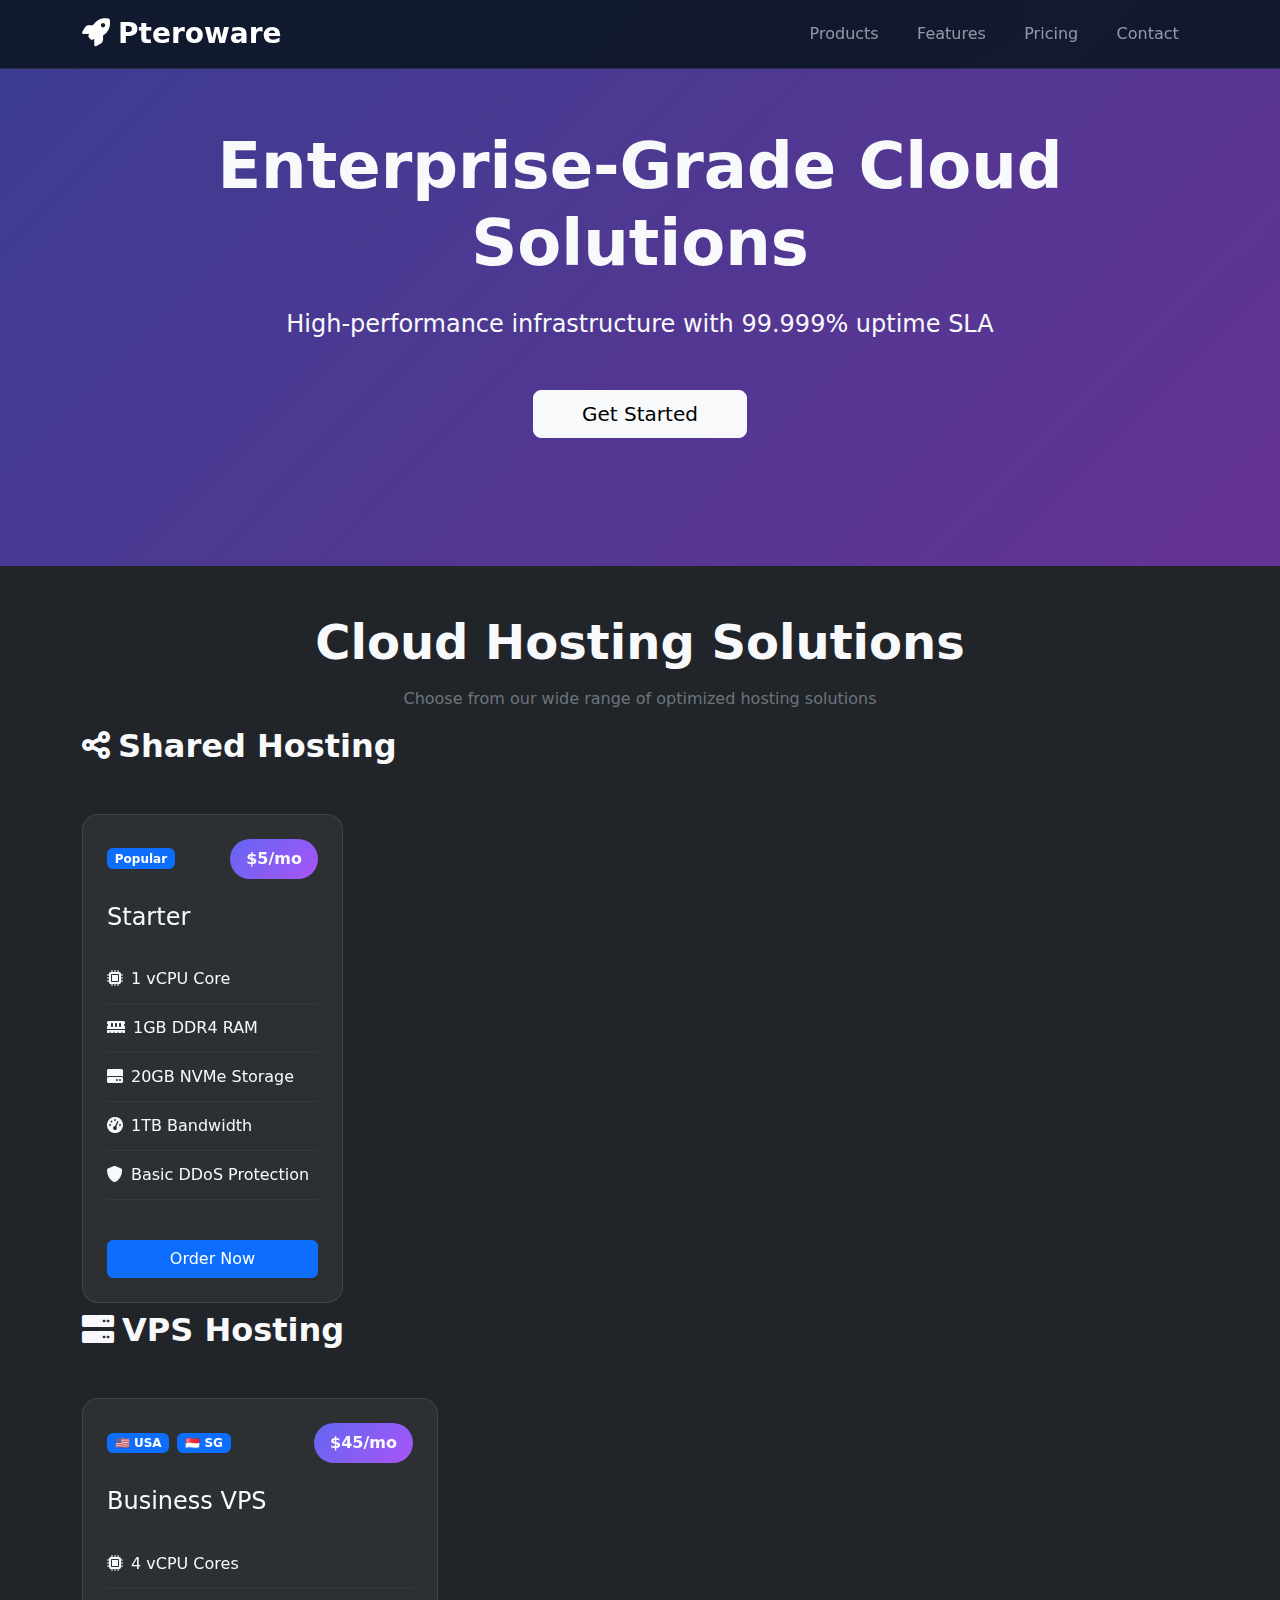
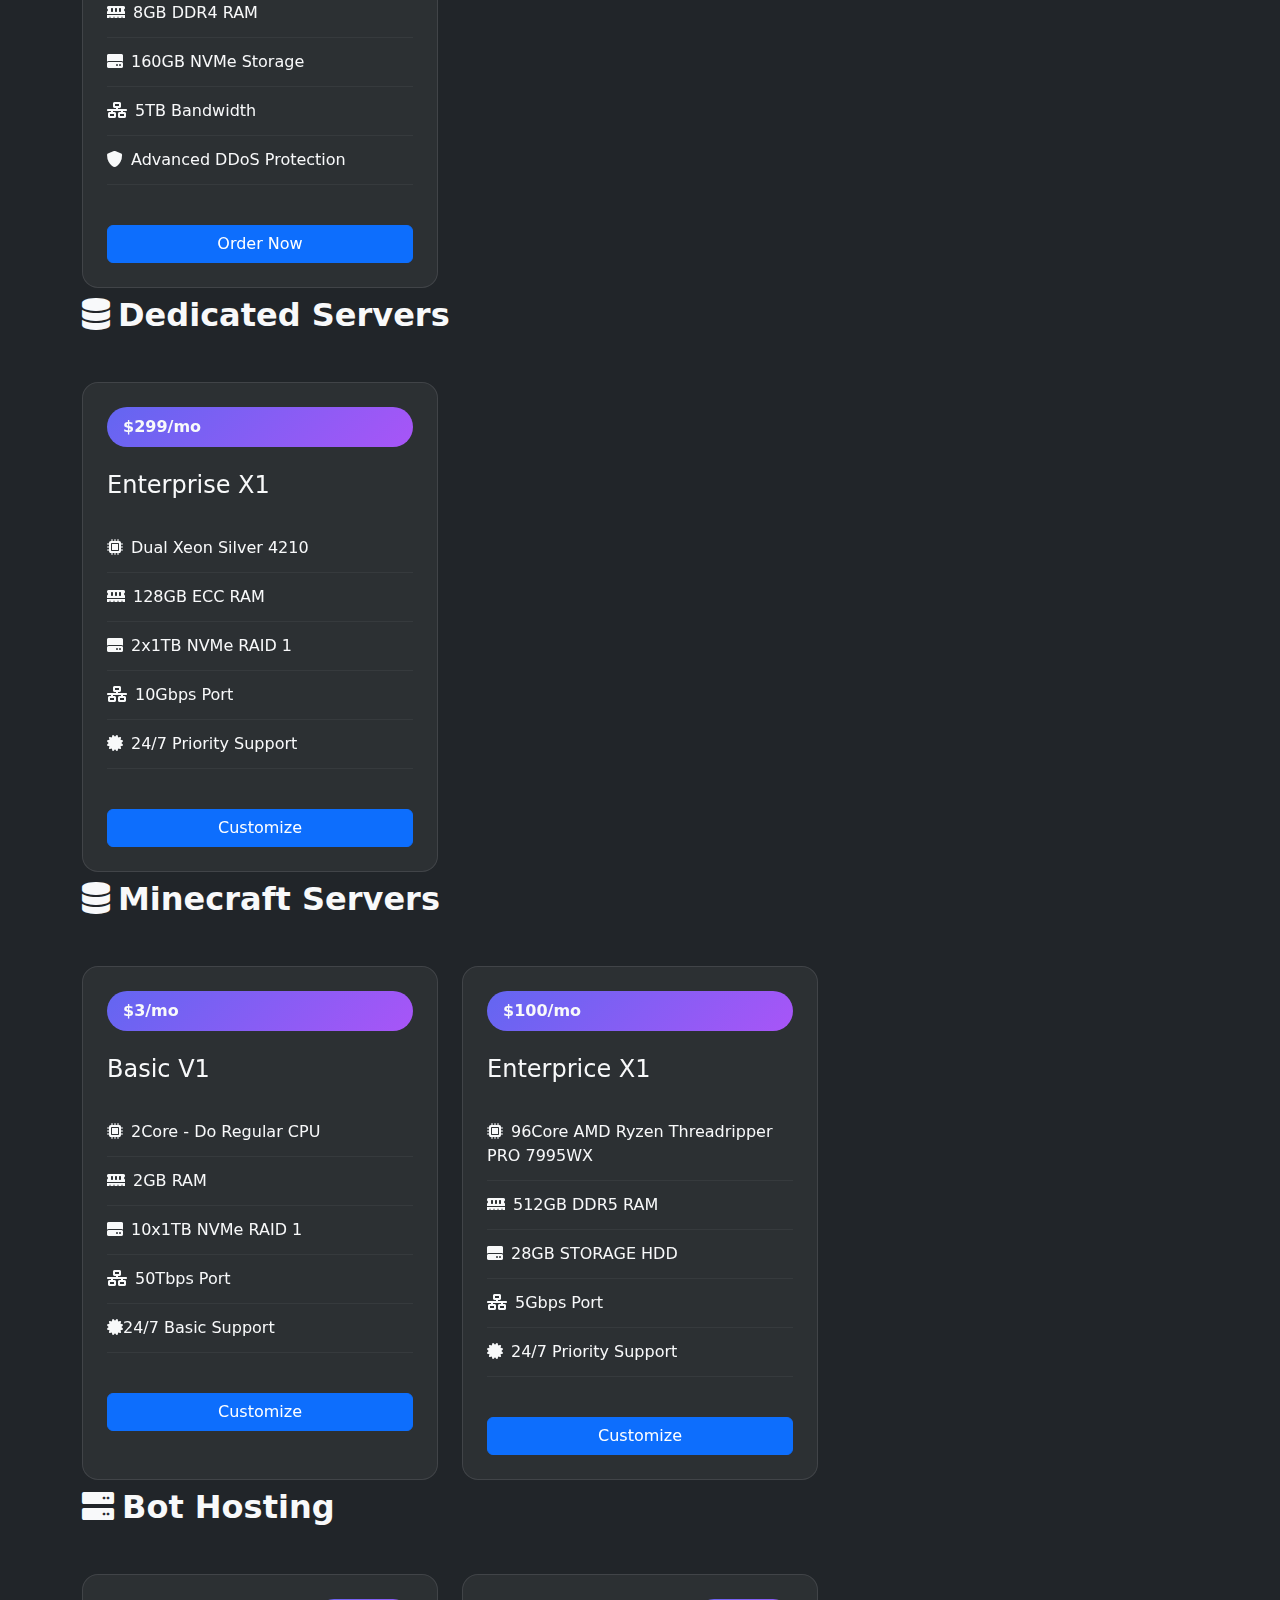
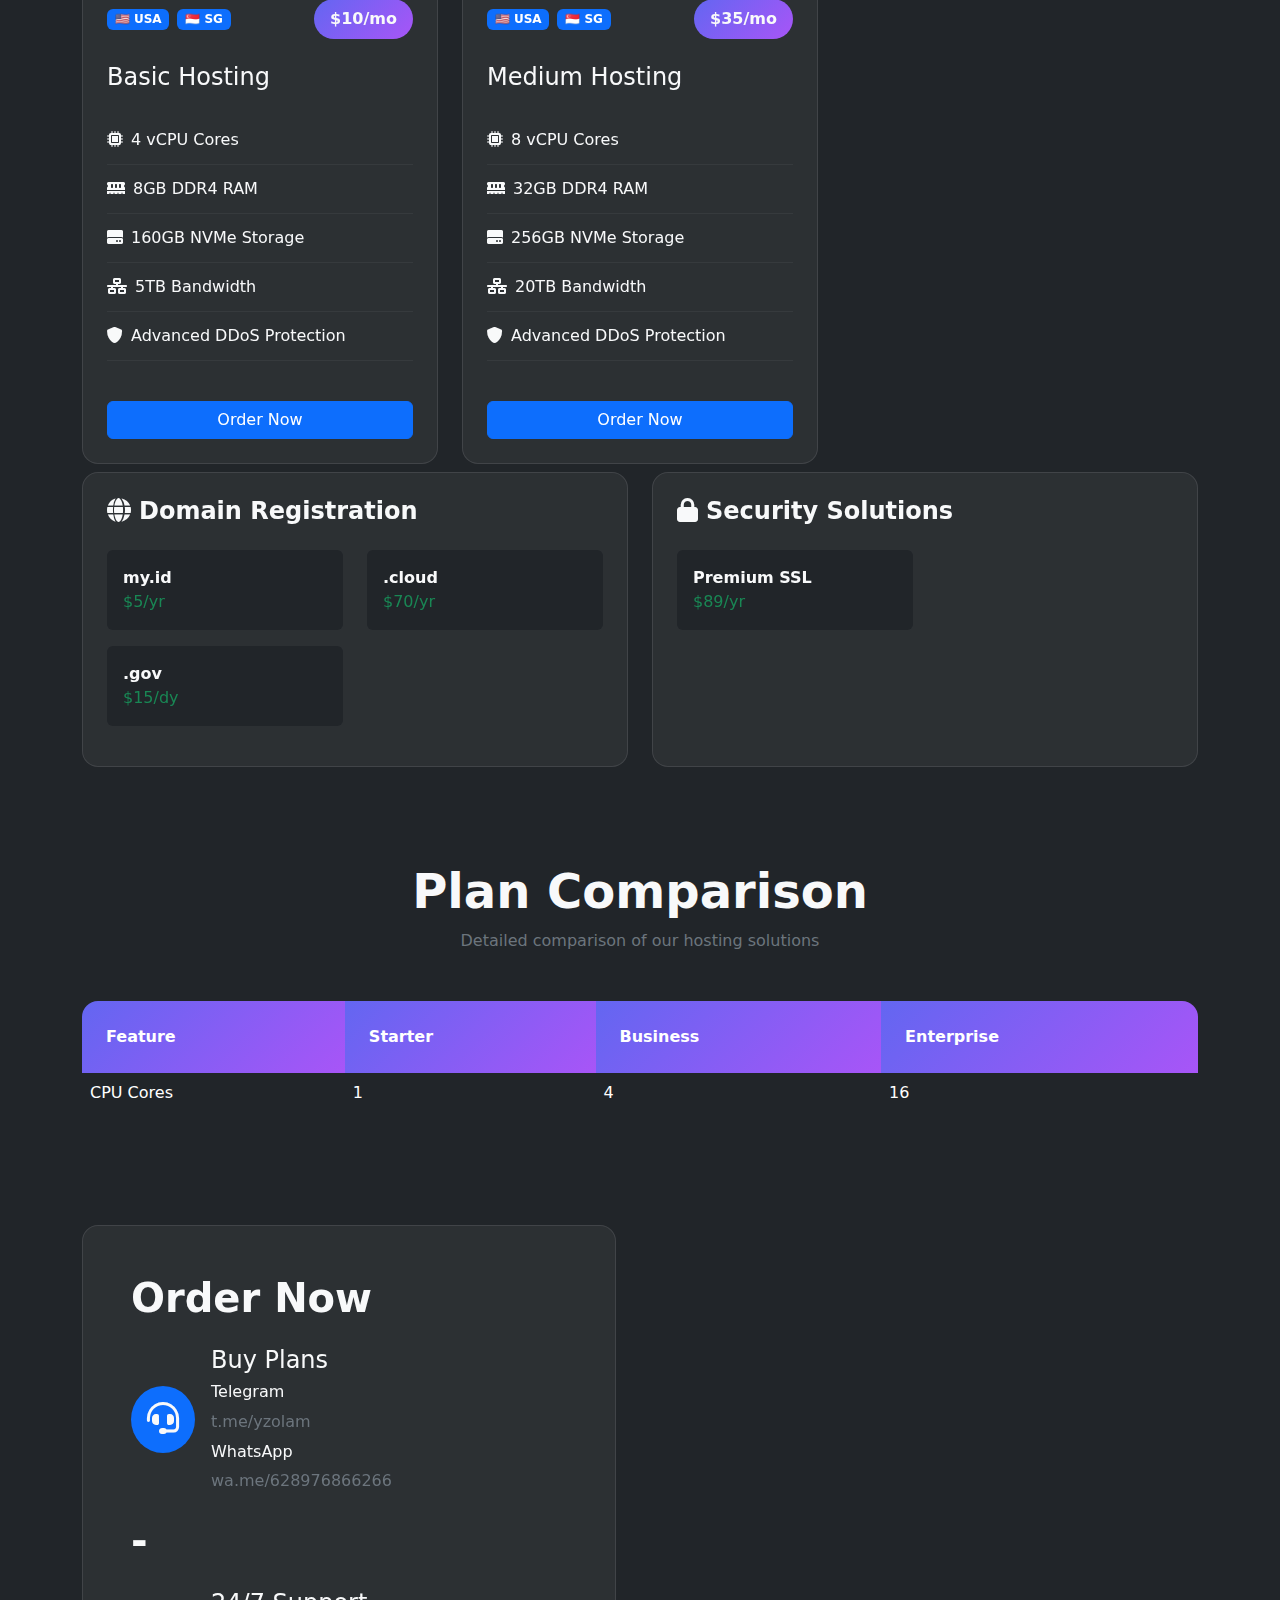
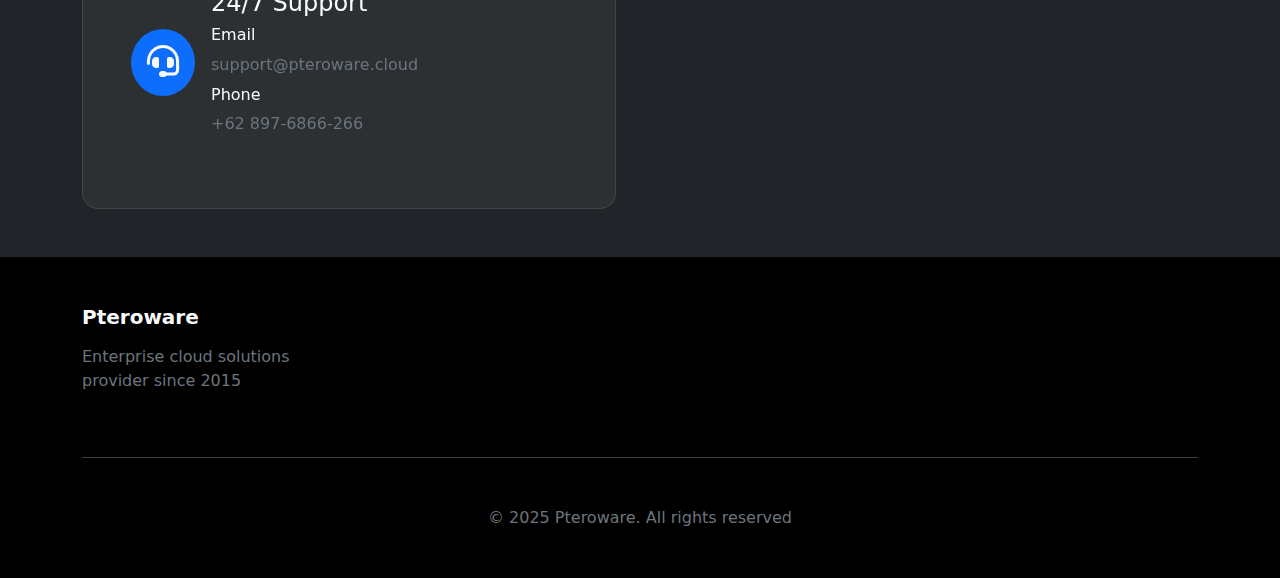
<file: index.html>
<!DOCTYPE html>
<html lang="en">
<head>
    <meta charset="UTF-8">
    <meta name="viewport" content="width=device-width, initial-scale=1.0">
    <title>Pteroware - Premium Cloud Solutions</title>
    <link href="https://cdn.jsdelivr.net/npm/bootstrap@5.3.0/dist/css/bootstrap.min.css" rel="stylesheet">
    <link href="https://cdnjs.cloudflare.com/ajax/libs/font-awesome/6.0.0/css/all.min.css" rel="stylesheet">
    <style>
        :root {
            --primary-gradient: linear-gradient(135deg, #6366f1 0%, #a855f7 100%);
            --dark-bg: #0f172a;
            --card-bg: rgba(255, 255, 255, 0.05);
            --text-light: #f8fafc;
            --text-secondary: #94a3b8;
        }

        body {
            background: var(--dark-bg);
            color: var(--text-light);
            font-family: 'Segoe UI', system-ui, sans-serif;
        }

        /* Navigation */
        .navbar {
            background: rgba(15, 23, 42, 0.95) !important;
            backdrop-filter: blur(10px);
            border-bottom: 1px solid rgba(255, 255, 255, 0.1);
        }

        .nav-link {
            position: relative;
            padding: 0.5rem 1.2rem !important;
            transition: all 0.3s ease;
        }

        .nav-link::after {
            content: '';
            position: absolute;
            bottom: 0;
            left: 50%;
            width: 0;
            height: 2px;
            background: var(--primary-gradient);
            transition: all 0.3s ease;
        }

        .nav-link:hover::after {
            width: 100%;
            left: 0;
        }

        /* Hero Section */
        .hero-section {
            background: var(--primary-gradient),
                        url('https://images.unsplash.com/photo-1480694313141-fce5e697ee25') center/cover;
            padding: 8rem 0;
            position: relative;
            overflow: hidden;
        }

        .hero-overlay {
            position: absolute;
            top: 0;
            left: 0;
            width: 100%;
            height: 100%;
            background: rgba(0, 0, 0, 0.4);
        }

        /* Product Cards */
        .product-card {
            background: var(--card-bg);
            border: 1px solid rgba(255, 255, 255, 0.1);
            border-radius: 1rem;
            transition: all 0.3s cubic-bezier(0.4, 0, 0.2, 1);
            backdrop-filter: blur(12px);
        }

        .product-card:hover {
            transform: translateY(-0.5rem);
            box-shadow: 0 20px 40px rgba(0, 0, 0, 0.3);
        }

        .price-badge {
            background: var(--primary-gradient);
            padding: 0.5rem 1rem;
            border-radius: 2rem;
            font-weight: 600;
        }

        /* Feature List */
        .feature-list li {
            padding: 0.75rem 0;
            border-bottom: 1px solid rgba(255, 255, 255, 0.05);
        }

        /* Comparison Table */
        .comparison-table {
            border-radius: 1rem;
            overflow: hidden;
        }
        
        .comparison-table th {
            background: var(--primary-gradient);
            padding: 1.5rem;
        }

        /* Animations */
        @keyframes fadeIn {
            from { opacity: 0; transform: translateY(20px); }
            to { opacity: 1; transform: translateY(0); }
        }

        .animate-fade-in {
            animation: fadeIn 0.6s ease-out forwards;
        }

        /* Hover Effects */
        .hover-scale {
            transition: transform 0.3s ease;
        }

        .hover-scale:hover {
            transform: scale(1.02);
        }
    </style>
</head>
<body class="bg-dark text-light">

<!-- Navigation -->
<nav class="navbar navbar-expand-lg navbar-dark fixed-top">
    <div class="container">
        <a class="navbar-brand fs-3 fw-bold" href="#">
            <i class="fas fa-rocket me-2"></i>Pteroware
        </a>
        <div class="collapse navbar-collapse">
            <ul class="navbar-nav ms-auto">
                <li class="nav-item"><a class="nav-link" href="#products">Products</a></li>
                <li class="nav-item"><a class="nav-link" href="#features">Features</a></li>
                <li class="nav-item"><a class="nav-link" href="#pricing">Pricing</a></li>
                <li class="nav-item"><a class="nav-link" href="#contact">Contact</a></li>
            </ul>
        </div>
    </div>
</nav>

<!-- Hero Section -->
<section class="hero-section">
    <div class="hero-overlay"></div>
    <div class="container text-center position-relative py-8">
        <h1 class="display-3 fw-bold mb-4 animate-fade-in">Enterprise-Grade Cloud Solutions</h1>
        <p class="lead fs-4 mb-5 text-light animate-fade-in" style="animation-delay: 0.2s">
            High-performance infrastructure with 99.999% uptime SLA
        </p>
        <div class="d-flex gap-3 justify-content-center animate-fade-in" style="animation-delay: 0.4s">
            <a href="#contact" class="btn btn-light btn-lg px-5">Get Started</a>
         </div>
    </div>
</section>

<!-- Products Section -->
<section id="products" class="py-5">
    <div class="container">
        <div class="text-center mb-6">
            <h2 class="display-5 fw-bold mb-3">Cloud Hosting Solutions</h2>
            <p class="text-secondary">Choose from our wide range of optimized hosting solutions</p>
        </div>
<h2> </h2>
        <!-- Shared Hosting -->
        <div class="row g-4 mb-6">
            <h3 class="h2 fw-bold mb-4"><i class="fas fa-share-alt me-2"></i>Shared Hosting</h3>
            <div class="col-lg-3 col-md-6">
                <div class="product-card p-4 h-100">
                    <div class="d-flex justify-content-between align-items-center mb-4">
                        <span class="badge bg-primary">Popular</span>
                        <div class="price-badge">$5<span class="fs-6">/mo</span></div>
                    </div>
                    <h4 class="mb-4">Starter</h4>
                    <ul class="feature-list list-unstyled">
                        <li><i class="fas fa-microchip me-2"></i>1 vCPU Core</li>
                        <li><i class="fas fa-memory me-2"></i>1GB DDR4 RAM</li>
                        <li><i class="fas fa-hdd me-2"></i>20GB NVMe Storage</li>
                        <li><i class="fas fa-tachometer-alt me-2"></i>1TB Bandwidth</li>
                        <li><i class="fas fa-shield-alt me-2"></i>Basic DDoS Protection</li>
                    </ul>
                    <a href="#" class="btn btn-primary w-100 mt-4">Order Now</a>
                </div>
            </div>
            
            <!-- Add other hosting plans with similar structure -->

        </div>

        <h2> </h2>

        <!-- VPS Hosting -->
        <div class="row g-4 mb-6">
            <h3 class="h2 fw-bold mb-4"><i class="fas fa-server me-2"></i>VPS Hosting</h3>
            <div class="col-lg-4 col-md-6">
                <div class="product-card p-4 h-100">
                    <div class="d-flex justify-content-between align-items-center mb-4">
                        <div class="d-flex gap-2">
                            <span class="badge bg-primary">🇺🇸 USA</span>
                            <span class="badge bg-primary">🇸🇬 SG</span>
                        </div>
                        <div class="price-badge">$45<span class="fs-6">/mo</span></div>
                    </div>
                    <h4 class="mb-4">Business VPS</h4>
                    <ul class="feature-list list-unstyled">
                        <li><i class="fas fa-microchip me-2"></i>4 vCPU Cores</li>
                        <li><i class="fas fa-memory me-2"></i>8GB DDR4 RAM</li>
                        <li><i class="fas fa-hdd me-2"></i>160GB NVMe Storage</li>
                        <li><i class="fas fa-network-wired me-2"></i>5TB Bandwidth</li>
                        <li><i class="fas fa-shield-alt me-2"></i>Advanced DDoS Protection</li>
                    </ul>
                    <a href="#" class="btn btn-primary w-100 mt-4">Order Now</a>
                </div>
            </div>
            
            <!-- Add other VPS plans -->

        </div>
<h2> </h2>
        <!-- Dedicated Servers -->
        <div class="row g-4 mb-6">
            <h3 class="h2 fw-bold mb-4"><i class="fas fa-database me-2"></i>Dedicated Servers</h3>
            <div class="col-lg-4 col-md-6">
                <div class="product-card p-4 h-100">
                    <div class="price-badge bg-dark">$299<span class="fs-6">/mo</span></div>
                    <h4 class="my-4">Enterprise X1</h4>
                    <ul class="feature-list list-unstyled">
                        <li><i class="fas fa-microchip me-2"></i>Dual Xeon Silver 4210</li>
                        <li><i class="fas fa-memory me-2"></i>128GB ECC RAM</li>
                        <li><i class="fas fa-hdd me-2"></i>2x1TB NVMe RAID 1</li>
                        <li><i class="fas fa-network-wired me-2"></i>10Gbps Port</li>
                        <li><i class="fas fa-certificate me-2"></i>24/7 Priority Support</li>
                    </ul>
                    <a href="#" class="btn btn-primary w-100 mt-4">Customize</a>
                </div>
            </div>
            
            <!-- Add other dedicated servers -->

        </div>

<h2> </h2>
        <div class="row g-4 mb-6">
            <h3 class="h2 fw-bold mb-4"><i class="fas fa-database me-2"></i>Minecraft Servers</h3>
            <div class="col-lg-4 col-md-6">
                <div class="product-card p-4 h-100">
                    <div class="price-badge bg-dark">$3<span class="fs-6">/mo</span></div>
                    <h4 class="my-4">Basic V1</h4>
                    <ul class="feature-list list-unstyled">
                        <li><i class="fas fa-microchip me-2"></i>2Core - Do Regular CPU</li>
                        <li><i class="fas fa-memory me-2"></i>2GB RAM</li>
                        <li><i class="fas fa-hdd me-2"></i>10x1TB NVMe RAID 1</li>
                        <li><i class="fas fa-network-wired me-2"></i>50Tbps Port</li>
                        <li><i class="fas fa-certificate cme-Basi2"></i>24/7 Basic Support</li>
                    </ul>
                    <a href="#" class="btn btn-primary w-100 mt-4">Customize</a>
                </div>
            </div>
            
            <div class="col-lg-4 col-md-6">
                <div class="product-card p-4 h-100">
                    <div class="price-badge bg-dark">$100<span class="fs-6">/mo</span></div>
                    <h4 class="my-4">Enterprice X1</h4>
                    <ul class="feature-list list-unstyled">
                        <li><i class="fas fa-microchip me-2"></i>96Core AMD Ryzen Threadripper PRO 7995WX</li>
                        <li><i class="fas fa-memory me-2"></i>512GB DDR5 RAM</li>
                        <li><i class="fas fa-hdd me-2"></i>28GB STORAGE HDD</li>
                        <li><i class="fas fa-network-wired me-2"></i>5Gbps Port</li>
                        <li><i class="fas fa-certificate me-2"></i>24/7 Priority Support</li>
                    </ul>
                    <a href="#" class="btn btn-primary w-100 mt-4">Customize</a>
                </div>
            </div>
            <!-- Add other minecraft servers -->

        </div>
        <h2> </h2>
        <!-- VPS Hosting -->
        <div class="row g-4 mb-6">
            <h3 class="h2 fw-bold mb-4"><i class="fas fa-server me-2"></i>Bot Hosting</h3>
            <div class="col-lg-4 col-md-6">
                <div class="product-card p-4 h-100">
                    <div class="d-flex justify-content-between align-items-center mb-4">
                        <div class="d-flex gap-2">
                            <span class="badge bg-primary">🇺🇸 USA</span>
                            <span class="badge bg-primary">🇸🇬 SG</span>
                        </div>
                        <div class="price-badge">$10<span class="fs-6">/mo</span></div>
                    </div>
                    <h4 class="mb-4">Basic Hosting</h4>
                    <ul class="feature-list list-unstyled">
                        <li><i class="fas fa-microchip me-2"></i>4 vCPU Cores</li>
                        <li><i class="fas fa-memory me-2"></i>8GB DDR4 RAM</li>
                        <li><i class="fas fa-hdd me-2"></i>160GB NVMe Storage</li>
                        <li><i class="fas fa-network-wired me-2"></i>5TB Bandwidth</li>
                        <li><i class="fas fa-shield-alt me-2"></i>Advanced DDoS Protection</li>
                    </ul>
                    <a href="#" class="btn btn-primary w-100 mt-4">Order Now</a>
                </div>
            </div>
						<div class="col-lg-4 col-md-6">
                <div class="product-card p-4 h-100">
                    <div class="d-flex justify-content-between align-items-center mb-4">
                        <div class="d-flex gap-2">
                            <span class="badge bg-primary">🇺🇸 USA</span>
                            <span class="badge bg-primary">🇸🇬 SG</span>
                        </div>
                        <div class="price-badge">$35<span class="fs-6">/mo</span></div>
                    </div>
                    <h4 class="mb-4">Medium Hosting</h4>
                    <ul class="feature-list list-unstyled">
                        <li><i class="fas fa-microchip me-2"></i>8 vCPU Cores</li>
                        <li><i class="fas fa-memory me-2"></i>32GB DDR4 RAM</li>
                        <li><i class="fas fa-hdd me-2"></i>256GB NVMe Storage</li>
                        <li><i class="fas fa-network-wired me-2"></i>20TB Bandwidth</li>
                        <li><i class="fas fa-shield-alt me-2"></i>Advanced DDoS Protection</li>
                    </ul>
                    <a href="#" class="btn btn-primary w-100 mt-4">Order Now</a>
                </div>
            </div>
            
            <!-- Add other VPS plans -->

        </div>
				<h2></h2>
        <!-- Additional Services -->
        <div class="row g-4">
            <div class="col-md-6">
                <div class="product-card p-4 h-100">
                    <h3 class="h4 fw-bold mb-4"><i class="fas fa-globe me-2"></i>Domain Registration</h3>
                    <div class="row">
                        <div class="col-6 mb-3">
                            <div class="p-3 bg-dark rounded hover-scale">
                                <div class="fw-bold">my.id</div>
                                <div class="text-success">$5/yr</div>
                            </div>
                        </div>
												<div class="col-6 mb-3">
                            <div class="p-3 bg-dark rounded hover-scale">
                                <div class="fw-bold">.cloud</div>
                                <div class="text-success">$70/yr</div>
                            </div>
                        </div>
												<div class="col-6 mb-3">
                            <div class="p-3 bg-dark rounded hover-scale">
                                <div class="fw-bold">.gov</div>
                                <div class="text-success">$15/dy</div>
                            </div>
                        </div>
                        <!-- Add more domain extensions -->
                    </div>
                </div>
            </div>
            <div class="col-md-6">
                <div class="product-card p-4 h-100">
                    <h3 class="h4 fw-bold mb-4"><i class="fas fa-lock me-2"></i>Security Solutions</h3>
                    <div class="row">
                        <div class="col-6 mb-3">
                            <div class="p-3 bg-dark rounded hover-scale">
                                <div class="fw-bold">Premium SSL</div>
                                <div class="text-success">$89/yr</div>
                            </div>
                        </div>
                        <!-- Add more security products -->
                    </div>
                </div>
            </div>
        </div>
    </div>
</section>

<!-- Comparison Table -->
<section class="py-5 bg-dark">
    <div class="container">
        <div class="text-center mb-5">
            <h2 class="display-5 fw-bold">Plan Comparison</h2>
            <p class="text-secondary">Detailed comparison of our hosting solutions</p>
        </div>
        
        <div class="table-responsive comparison-table">
            <table class="table table-dark table-borderless">
                <thead>
                    <tr>
                        <th>Feature</th>
                        <th>Starter</th>
                        <th>Business</th>
                        <th>Enterprise</th>
                    </tr>
                </thead>
                <tbody>
                    <tr>
                        <td>CPU Cores</td>
                        <td>1</td>
                        <td>4</td>
                        <td>16</td>
                    </tr>
                    <!-- Add more comparison rows -->
                </tbody>
            </table>
        </div>
    </div>
</section>

<!-- Contact Section -->
<section id="contact" class="py-5">
    <div class="container">
        <div class="row g-5">
            <div class="col-lg-6">
                <div class="product-card p-5 h-100">
                    <h2 class="display-6 fw-bold mb-4">Order Now</h2>
                    <div class="d-flex align-items-center mb-4">
                        <div class="icon-box bg-primary rounded-circle p-3 me-3">
                            <i class="fas fa-headset fa-2x"></i>
                        </div>
                        <div>
                            <h4>Buy Plans</h4>
                            <h6>Telegram</h6>
                            <p class="mb-0 text-secondary">t.me/yzolam</p>
                            <h4></h4>
                            <h6>WhatsApp</h6>
                            <p class="mb-0 text-secondary">wa.me/628976866266</p>
                        </div>
                    </div>
                   <h2 class="display-6 fw-bold mb-4">-</h2>
                    <div class="d-flex align-items-center mb-4">
                        <div class="icon-box bg-primary rounded-circle p-3 me-3">
                            <i class="fas fa-headset fa-2x"></i>
                        </div>
                        <div>
                            <h4>24/7 Support</h4>
                            <h6>Email</h6>
                            <p class="mb-0 text-secondary">support@pteroware.cloud</p>
                            <h4></h4>
                            <h6>Phone</h6>
                            <p class="mb-0 text-secondary">+62 897-6866-266</p>
                        </div>
                    </div>
                    <!-- Add more contact methods -->
                </div>
            </div>
            
            <div class="col-lg-6">
                <!-- Contact form -->
            </div>
        </div>
    </div>
</section>

<!-- Footer -->
<footer class="bg-black py-5">
    <div class="container">
        <div class="row g-5">
            <div class="col-lg-3">
                <h5 class="fw-bold mb-3">Pteroware</h5>
                <p class="text-secondary">Enterprise cloud solutions provider since 2015</p>
            </div>
            <!-- Add footer sections -->
        </div>
        <hr class="my-5">
        <div class="text-center text-secondary">
            <p class="mb-0">&copy; 2025 Pteroware. All rights reserved</p>
        </div>
    </div>
</footer>

<script src="https://cdn.jsdelivr.net/npm/bootstrap@5.3.0/dist/js/bootstrap.bundle.min.js"></script>
</body>
</html>
</file>
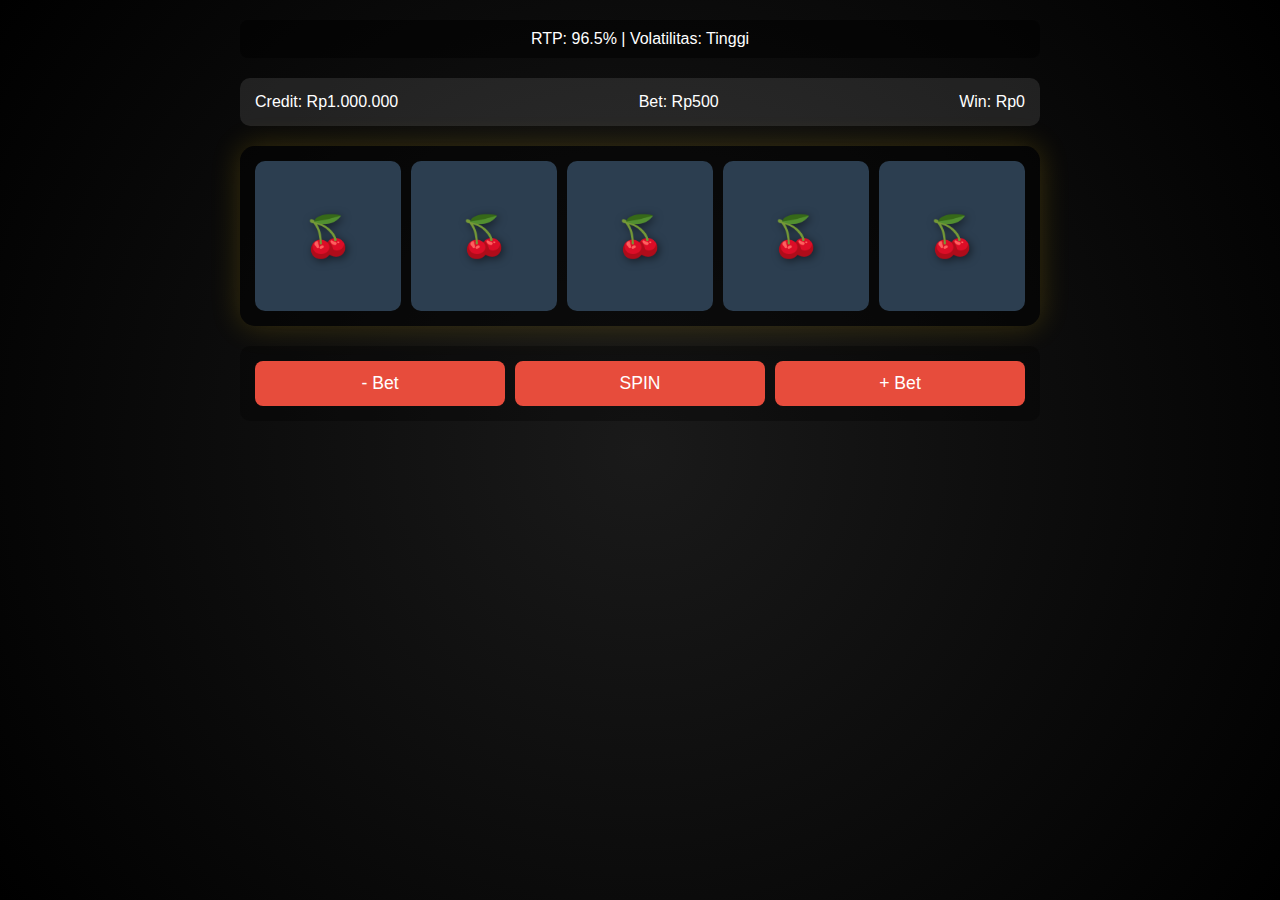
<file: slots/index.html>
<!DOCTYPE html>
<html lang="en">
<head>
    <meta charset="UTF-8">
    <meta name="viewport" content="width=device-width, initial-scale=1.0">
    <title>Pro Slot Machine</title>
    <style>
        :root {
            --primary-color: #2c3e50;
            --secondary-color: #e74c3c;
            --accent-color: #f1c40f;
        }

        body {
            background: radial-gradient(circle at center, #1a1a1a, #000);
            color: white;
            font-family: 'Arial', sans-serif;
            min-height: 100vh;
            display: flex;
            flex-direction: column;
            align-items: center;
            margin: 0;
            overflow-x: hidden;
        }

        .slot-container {
            width: 95%;
            max-width: 800px;
            margin: 20px auto;
            position: relative;
        }

        .rtp-info {
            text-align: center;
            padding: 10px;
            background: rgba(0,0,0,0.5);
            border-radius: 8px;
            margin-bottom: 20px;
        }

        .reels-grid {
            display: grid;
            grid-template-columns: repeat(5, 1fr);
            gap: 10px;
            background: rgba(0,0,0,0.5);
            padding: 15px;
            border-radius: 15px;
            box-shadow: 0 0 30px rgba(241,196,15,0.2);
        }

        .reel {
            height: 150px;
            background: var(--primary-color);
            border-radius: 10px;
            overflow: hidden;
            position: relative;
            perspective: 1000px;
        }

        .symbols-container {
            position: absolute;
            width: 100%;
            height: 500%;
            transform-style: preserve-3d;
            transition: transform 3s cubic-bezier(0.25, 0.1, 0.25, 1);
        }

        .symbol {
            height: 20%;
            display: flex;
            align-items: center;
            justify-content: center;
            font-size: 2.5em;
            backface-visibility: hidden;
            filter: drop-shadow(2px 2px 4px rgba(0,0,0,0.5));
            font-family: "Apple Color Emoji", "Segoe UI Emoji", "Noto Color Emoji";
        }

        .controls {
            display: grid;
            grid-template-columns: repeat(3, 1fr);
            gap: 10px;
            margin-top: 20px;
            padding: 15px;
            background: rgba(0,0,0,0.3);
            border-radius: 10px;
        }

        button {
            padding: 12px 20px;
            background: var(--secondary-color);
            border: none;
            border-radius: 8px;
            color: white;
            cursor: pointer;
            transition: all 0.3s;
            font-size: 1.1em;
        }

        button:hover:not(:disabled) {
            transform: scale(1.05);
            box-shadow: 0 0 15px var(--secondary-color);
        }

        button:disabled {
            background: #666;
            cursor: not-allowed;
            opacity: 0.7;
        }

        .info-panel {
            display: flex;
            justify-content: space-between;
            margin: 20px 0;
            padding: 15px;
            background: rgba(255,255,255,0.1);
            border-radius: 10px;
        }

        @media (max-width: 768px) {
            .reel {
                height: 80px;
            }
            
            .symbol {
                font-size: 1.8em;
            }
            
            .controls {
                grid-template-columns: 1fr;
            }
        }
    </style>
</head>
<body>
    <div class="slot-container">
        <div class="rtp-info">
            RTP: 96.5% | Volatilitas: Tinggi
        </div>
        
        <div class="info-panel">
            <div>Credit: Rp<span id="credit">1.000.000</span></div>
            <div>Bet: Rp<span id="bet">500</span></div>
            <div>Win: Rp<span id="win">0</span></div>
        </div>
        
        <div class="reels-grid" id="reels">
            <div class="reel"><div class="symbols-container"></div></div>
            <div class="reel"><div class="symbols-container"></div></div>
            <div class="reel"><div class="symbols-container"></div></div>
            <div class="reel"><div class="symbols-container"></div></div>
            <div class="reel"><div class="symbols-container"></div></div>
        </div>

        <div class="controls">
            <button onclick="adjustBet(-500)" id="betDown">- Bet</button>
            <button onclick="spin()" id="spinBtn">SPIN</button>
            <button onclick="adjustBet(500)" id="betUp">+ Bet</button>
        </div>
    </div>

    <script>
        const symbols = ['🍒', '🔔', '7️⃣', '💎', '🍀', '⚡', '🎰', '💰', '🔥', '⭐'];
        const RTP = 96.5;
        let credit = 1000000;
        let currentBet = 500;
        let isSpinning = false;

        function initializeReels() {
            const reels = document.querySelectorAll('.symbols-container');
            reels.forEach(reel => {
                let symbolsHTML = '';
                for(let i = 0; i < 10; i++) {
                    symbols.forEach(symbol => {
                        symbolsHTML += `<div class="symbol">${symbol}</div>`;
                    });
                }
                reel.innerHTML = symbolsHTML;
            });
        }

        function toggleButtons(disabled) {
            document.querySelectorAll('button').forEach(btn => {
                btn.disabled = disabled;
            });
        }

        function calculateWin(results) {
            const symbolCounts = {};
            results.forEach(symbol => {
                symbolCounts[symbol] = (symbolCounts[symbol] || 0) + 1;
            });

            let winAmount = 0;
            const basePayout = currentBet * (RTP/100);
            
            Object.entries(symbolCounts).forEach(([symbol, count]) => {
                if(count >= 3) winAmount += basePayout * count;
                if(count >= 5) winAmount += basePayout * 5;
            });

            return Math.floor(winAmount);
        }

        function spin() {
            if(isSpinning || credit < currentBet) return;
            
            toggleButtons(true);
            isSpinning = true;
            credit -= currentBet;
            updateDisplay();

            const reels = document.querySelectorAll('.symbols-container');
            const results = [];
            const spinPromises = [];

            reels.forEach((reel, index) => {
                const targetPosition = Math.floor(Math.random() * 100) * 150;
                reel.style.transform = `translateY(-${targetPosition}px)`;
                
                spinPromises.push(new Promise(resolve => {
                    setTimeout(() => {
                        const resultIndex = Math.abs(Math.floor(targetPosition / 150) % symbols.length);
                        results[index] = symbols[resultIndex];
                        resolve();
                    }, 3000);
                }));
            });

            Promise.all(spinPromises).then(() => {
                const winAmount = calculateWin(results);
                credit += winAmount;
                document.getElementById('win').textContent = winAmount.toLocaleString();
                updateDisplay();
                isSpinning = false;
                toggleButtons(false);
            });
        }

        function adjustBet(amount) {
            if(isSpinning) return;
            currentBet = Math.max(500, Math.min(500000, currentBet + amount));
            updateDisplay();
        }

        function updateDisplay() {
            document.getElementById('credit').textContent = credit.toLocaleString();
            document.getElementById('bet').textContent = currentBet.toLocaleString();
        }

        window.onload = initializeReels;
    </script>
</body>
</html>
</file>
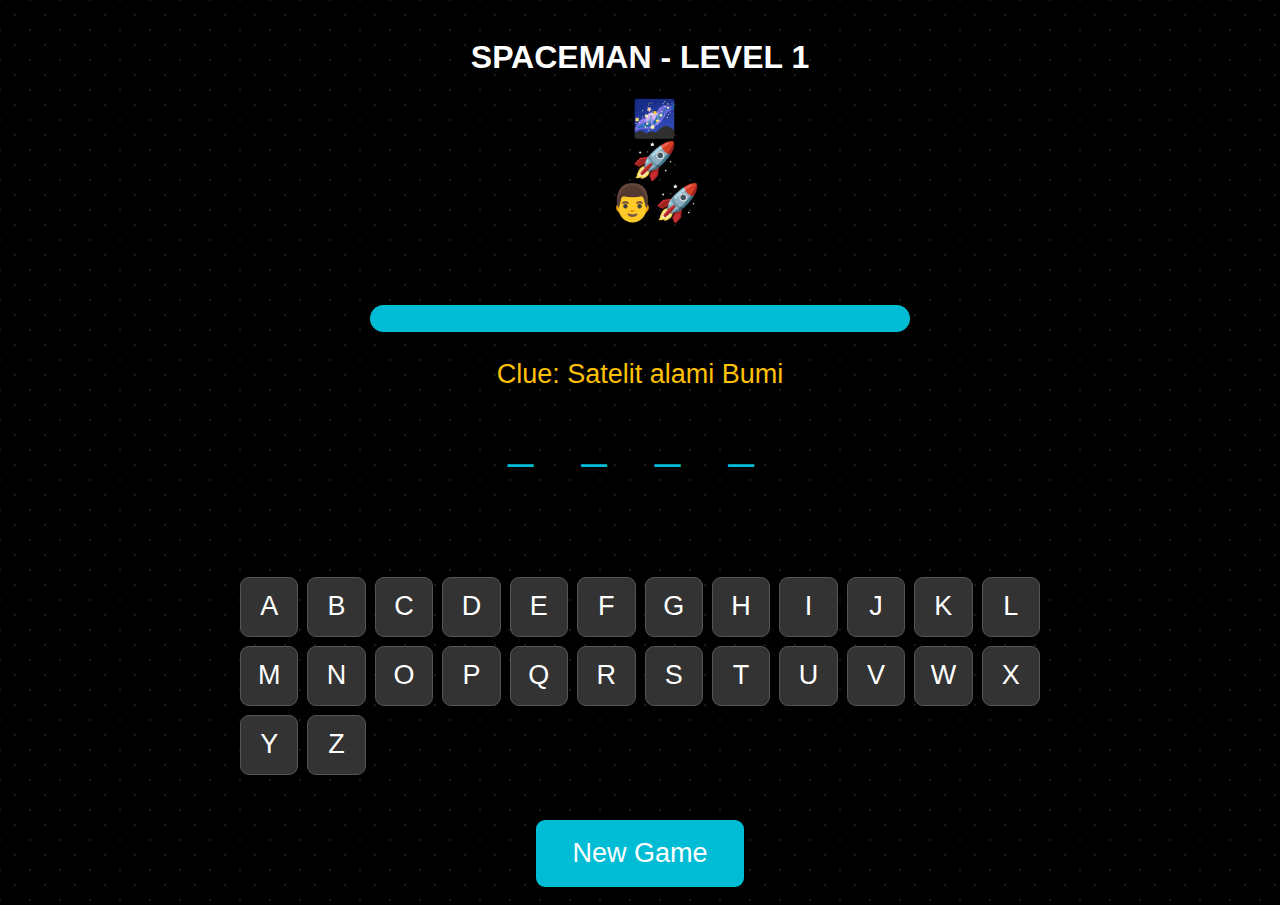
<file: spaceman/index.html>
<!DOCTYPE html>
<html lang="en">
<head>
    <meta charset="UTF-8">
    <meta name="viewport" content="width=device-width, initial-scale=1.0">
    <title>Spaceman Game</title>
    <style>
        :root {
            --primary-color: #00BCD4;
            --danger-color: #FF4081;
            --success-color: #4CAF50;
        }

        body {
            background: #000;
            color: #fff;
            font-family: 'Arial', sans-serif;
            margin: 0;
            min-height: 100vh;
            display: flex;
            flex-direction: column;
            align-items: center;
            background-image: radial-gradient(#1a1a1a 1px, transparent 1px),
                            radial-gradient(#1a1a1a 1px, transparent 1px);
            background-size: 30px 30px;
            background-position: 0 0, 15px 15px;
        }

        .container {
            text-align: center;
            padding: 2vmin;
            width: 95%;
            max-width: 800px;
        }

        #spaceman {
            font-size: 4vmin;
            margin: 2vmin 0;
            white-space: pre;
            min-height: 20vmin;
        }

        .word-display {
            font-size: 5vmin;
            letter-spacing: 2vmin;
            margin: 3vmin 0;
            color: var(--primary-color);
            word-wrap: break-word;
        }

        .keyboard {
            display: grid;
            grid-template-columns: repeat(auto-fit, minmax(6vmin, 1fr));
            gap: 1vmin;
            margin: 2vmin 0;
            width: 100%;
        }

        .letter {
            background: #333;
            border: 1px solid #555;
            padding: 1.5vmin;
            cursor: pointer;
            border-radius: 1vmin;
            transition: all 0.3s;
            font-size: 3vmin;
            text-align: center;
            user-select: none;
        }

        .letter:hover {
            background: #444;
        }

        .letter.used {
            background: #222;
            color: #666;
            cursor: not-allowed;
        }

        #message {
            font-size: 4vmin;
            margin: 3vmin 0;
            min-height: 6vmin;
        }

        .restart-btn {
            padding: 2vmin 4vmin;
            background: var(--primary-color);
            border: none;
            border-radius: 1vmin;
            color: white;
            cursor: pointer;
            font-size: 3vmin;
            margin-top: 3vmin;
        }

        .oxygen-bar {
            width: 60vmin;
            height: 3vmin;
            background: #222;
            border-radius: 1.5vmin;
            margin: 3vmin auto;
            overflow: hidden;
        }

        #oxygen-level {
            width: 100%;
            height: 100%;
            background: var(--primary-color);
            transition: width 0.3s;
        }

        .level-clue {
            font-size: 3vmin;
            color: #FFC107;
            margin: 2vmin 0;
        }

        @media (max-width: 600px) {
            .keyboard {
                grid-template-columns: repeat(auto-fit, minmax(8vmin, 1fr));
            }
            
            .word-display {
                letter-spacing: 1vmin;
            }
        }
    </style>
</head>
<body>
    <div class="container">
        <h1>SPACEMAN - LEVEL <span id="level">1</span></h1>
        <div id="spaceman">
            ⚠️
            /|\
            / \
        </div>
        <div class="oxygen-bar">
            <div id="oxygen-level"></div>
        </div>
        <div class="level-clue" id="clue"></div>
        <div class="word-display" id="word-display"></div>
        <div id="message"></div>
        <div class="keyboard" id="keyboard"></div>
        <button class="restart-btn" onclick="startGame()">New Game</button>
    </div>

    <script>
        // Sound Effects URLs (Ganti dengan path file audio Anda)
        const soundEffects = {
            correct: new Audio('https://assets.mixkit.co/active_storage/sfx/2869/2869-preview.mp3'),
            wrong: new Audio('https://assets.mixkit.co/active_storage/sfx/2870/2870-preview.mp3'),
            win: new Audio('https://assets.mixkit.co/active_storage/sfx/2868/2868-preview.mp3'),
            lose: new Audio('https://assets.mixkit.co/active_storage/sfx/2871/2871-preview.mp3'),
            background: new Audio('https://assets.mixkit.co/active_storage/sfx/2872/2872-preview.mp3'),
            button: new Audio('https://assets.mixkit.co/active_storage/sfx/2873/2873-preview.mp3')
        };

        const wordsByLevel = [
            { // Level 1 (Mudah)
                words: [
                    {word: 'MOON', clue: 'Satelit alami Bumi'},
                    {word: 'STAR', clue: 'Benda langit berkelap-kelip'},
                    {word: 'SUN', clue: 'Pusat tata surya'},
                    {word: 'MARS', clue: 'Planet merah'},
                    {word: 'EARTH', clue: 'Planet biru kita'},
                    {word: 'ORBIT', clue: 'Jalur edar planet'},
                    {word: 'COMET', clue: 'Benda langit berekor'},
                    {word: 'DUST', clue: 'Debu antariksa'},
                    {word: 'VENUS', clue: 'Planet terpanas'},
                    {word: 'METEOR', clue: 'Batu angkasa terbakar'}
                ],
                maxMistakes: 6
            },
            { // Level 2 (Sedang)
                words: [
                    {word: 'GALAXY', clue: 'Kumpulan milyar bintang'},
                    {word: 'ROCKET', clue: 'Kendaraan peluncur'},
                    {word: 'NEBULA', clue: 'Awan antariksa'},
                    {word: 'QUASAR', clue: 'Objek paling terang di alam semesta'},
                    {word: 'PULSAR', clue: 'Bintang neutron berputar'},
                    {word: 'MERCURY', clue: 'Planet terkecil'},
                    {word: 'SATURN', clue: 'Planet cincin'},
                    {word: 'PLUTO', clue: 'Planet kerdil'},
                    {word: 'TITAN', clue: 'Bulan terbesar Saturnus'},
                    {word: 'COSMOS', clue: 'Seluruh alam semesta'}
                ],
                maxMistakes: 5
            },
            { // Level 3 (Sulit)
                words: [
                    {word: 'ASTRONAUT', clue: 'Penjelajah angkasa'},
                    {word: 'BLACKHOLE', clue: 'Lubang penghisap cahaya'},
                    {word: 'LIGHTYEAR', clue: 'Satuan jarak antariksa'},
                    {word: 'SATELLITE', clue: 'Peralatan pengorbit Bumi'},
                    {word: 'SUPERNOVA', clue: 'Ledakan bintang raksasa'},
                    {word: 'TELESCOPE', clue: 'Alat pengamat bintang'},
                    {word: 'ANDROMEDA', clue: 'Galaksi terdekat'},
                    {word: 'GRAVITY', clue: 'Gaya tarik antarbenda'},
                    {word: 'JUPITER', clue: 'Planet terbesar'},
                    {word: 'MILKYWAY', clue: 'Galaksi kita'}
                ],
                maxMistakes: 4
            }
        ];

        let currentLevel = 0;
        let selectedWord = {};
        let guessedLetters = [];
        let mistakes = 0;
        let gameActive = true;

        function playSound(soundName) {
            try {
                const sfx = soundEffects[soundName].cloneNode(true);
                sfx.volume = 0.3;
                sfx.play();
            } catch (e) {
                console.log('Error playing sound:', e);
            }
        }

        function initializeKeyboard() {
            const keyboard = document.getElementById('keyboard');
            keyboard.innerHTML = '';
            
            'ABCDEFGHIJKLMNOPQRSTUVWXYZ'.split('').forEach(letter => {
                const button = document.createElement('div');
                button.className = 'letter';
                button.textContent = letter;
                button.onclick = () => {
                    if(gameActive) {
                        playSound('button');
                        guessLetter(letter);
                    }
                };
                keyboard.appendChild(button);
            });
        }

        function updateGameDisplay() {
            const spacemanStates = [
                '   🌌\n   🚀\n   👨🚀',
                '   🌌\n   💥\n   /|\\',
                '   🌌\n   💥\n   /|',
                '   🌌\n   💥\n    |',
                '   🌌\n   💥\n    ',
                '   🌠\n    ',
                '💫'
            ];
            document.getElementById('spaceman').textContent = spacemanStates[mistakes];
            
            const oxygenPercentage = 100 - (mistakes/wordsByLevel[currentLevel].maxMistakes)*100;
            document.getElementById('oxygen-level').style.width = `${oxygenPercentage}%`;
            
            document.getElementById('word-display').textContent = 
                selectedWord.word.split('').map(l => guessedLetters.includes(l) ? l : '_').join(' ');
            
            document.getElementById('clue').textContent = `Clue: ${selectedWord.clue}`;
        }

        function guessLetter(letter) {
            if (guessedLetters.includes(letter)) return;

            guessedLetters.push(letter);
            const letterElement = [...document.getElementsByClassName('letter')]
                .find(el => el.textContent === letter);
            
            letterElement.classList.add('used');
            
            if (!selectedWord.word.includes(letter)) {
                mistakes++;
                playSound('wrong');
                if (mistakes >= wordsByLevel[currentLevel].maxMistakes) {
                    gameActive = false;
                    playSound('lose');
                    document.getElementById('message').textContent = 
                        `Game Over! Kata yang benar: ${selectedWord.word}`;
                    document.getElementById('message').style.color = 'var(--danger-color)';
                }
            } else {
                playSound('correct');
            }

            updateGameDisplay();
            checkWinCondition();
        }

        function checkWinCondition() {
            if (selectedWord.word.split('').every(l => guessedLetters.includes(l))) {
                gameActive = false;
                playSound('win');
                document.getElementById('message').textContent = 'Level Berhasil!';
                document.getElementById('message').style.color = 'var(--success-color)';
                currentLevel = Math.min(currentLevel + 1, wordsByLevel.length - 1);
                document.getElementById('level').textContent = currentLevel + 1;
            }
        }

        function startGame() {
            gameActive = true;
            const levelData = wordsByLevel[currentLevel];
            selectedWord = levelData.words[Math.floor(Math.random() * levelData.words.length)];
            guessedLetters = [];
            mistakes = 0;
            
            document.getElementById('message').textContent = '';
            document.querySelectorAll('.letter').forEach(btn => 
                btn.classList.remove('used')
            );
            
            playSound('background');
            updateGameDisplay();
        }

        // Event listeners
        document.addEventListener('keydown', (e) => {
            if (gameActive && e.key.match(/^[a-z]$/i)) {
                guessLetter(e.key.toUpperCase());
            }
        });

        // Initialize game
        window.onload = () => {
            initializeKeyboard();
            startGame();
        };
    </script>
</body>
</html>
</file>
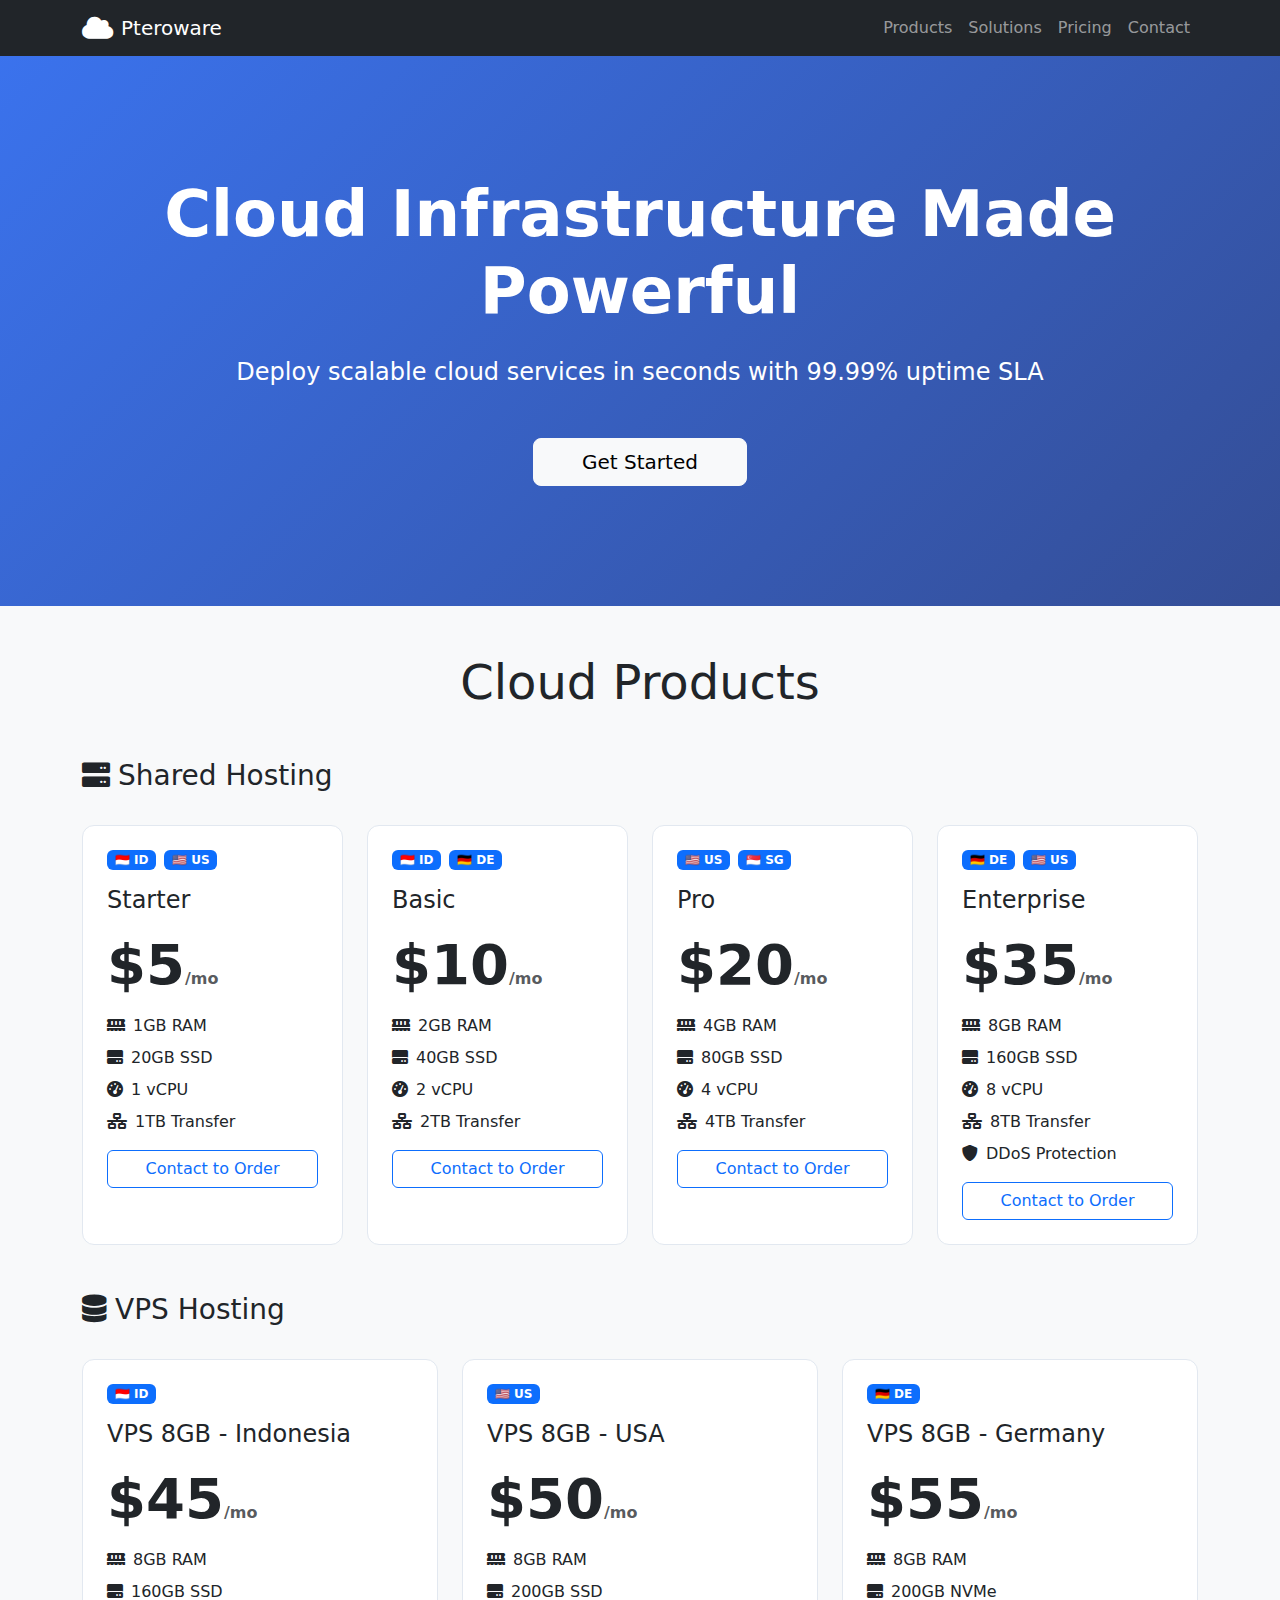
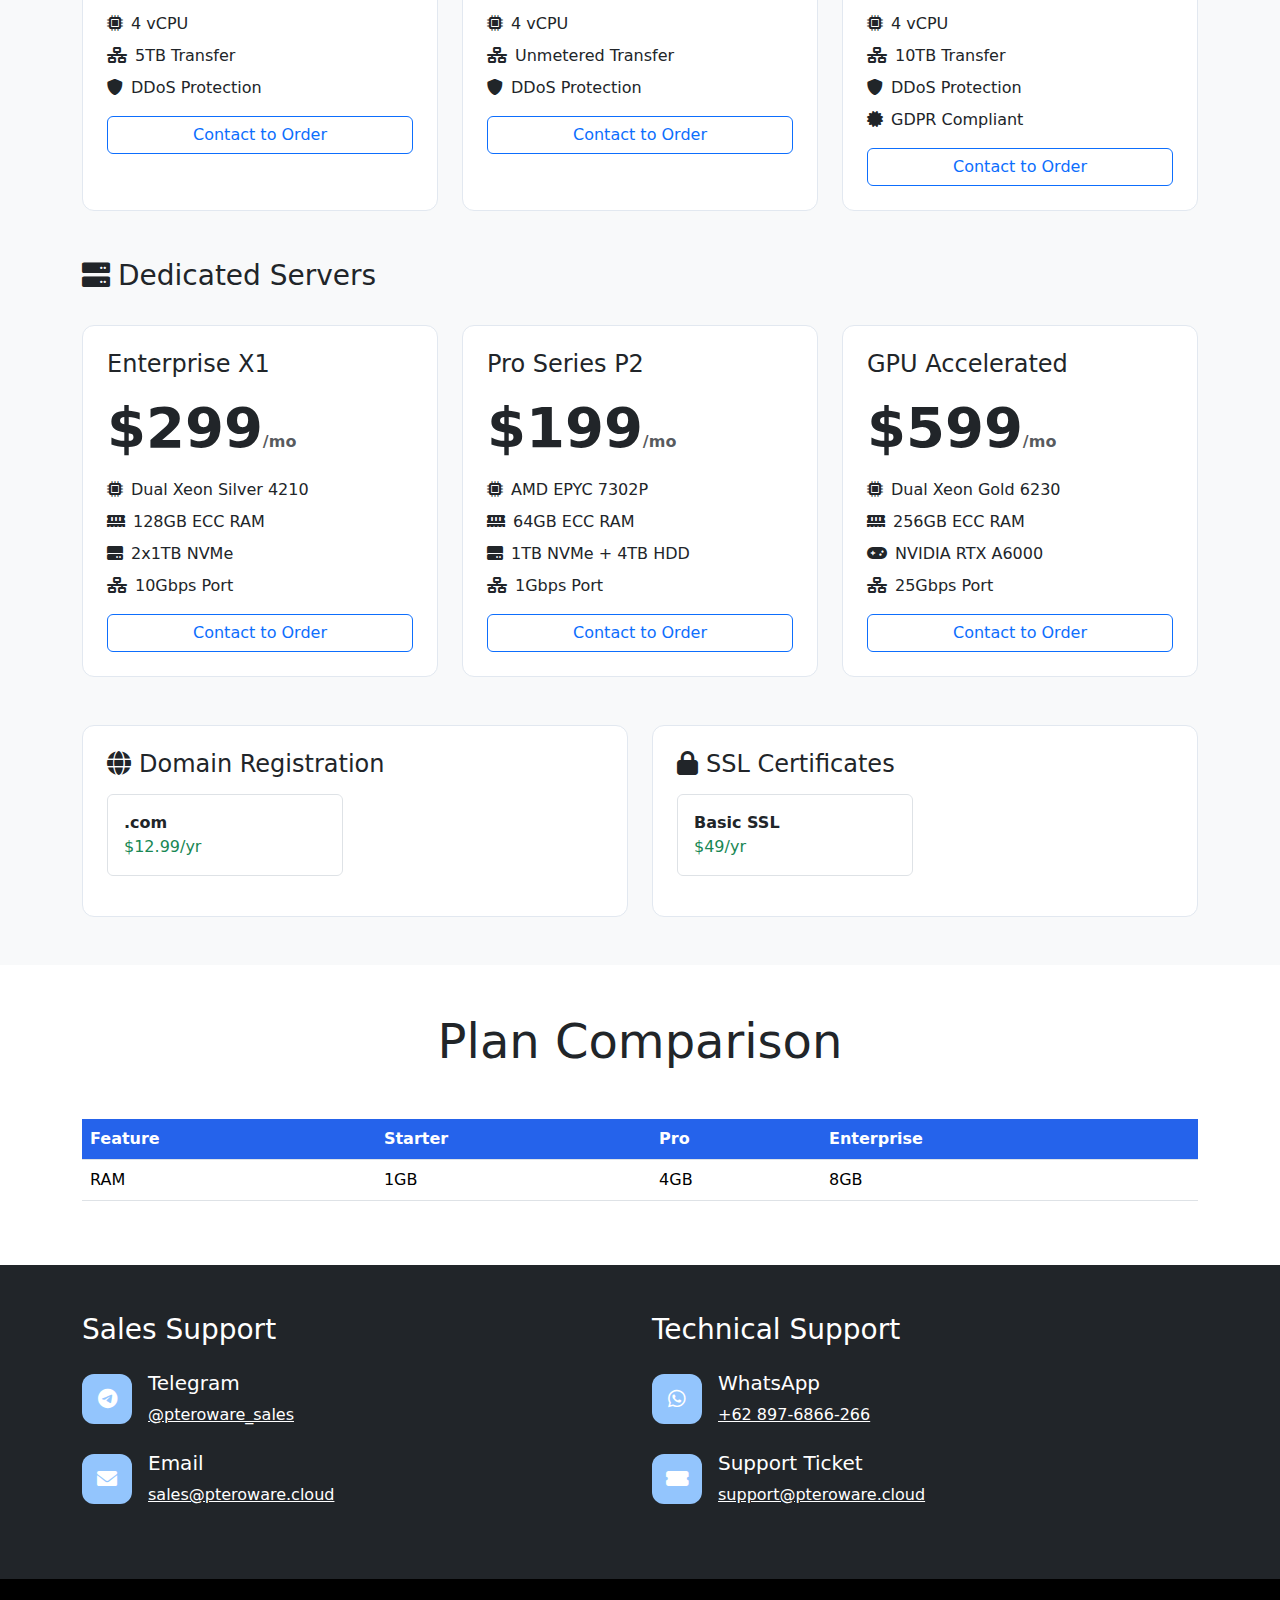
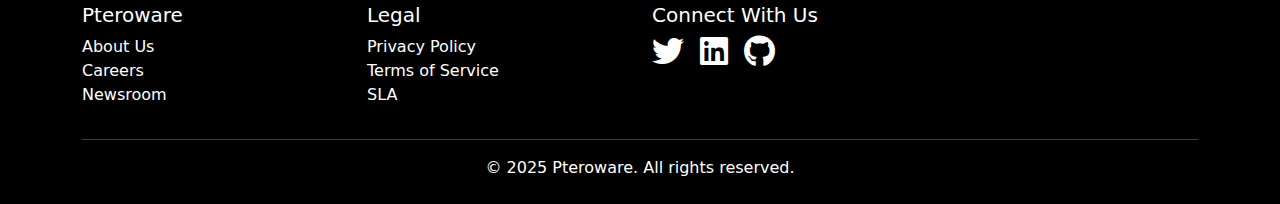
<file: new_page.html>
<!DOCTYPE html>
<html lang="en">
<head>
    <meta charset="UTF-8">
    <meta name="viewport" content="width=device-width, initial-scale=1.0">
    <title>Pteroware - Enterprise Cloud Solutions</title>
    <link href="https://cdn.jsdelivr.net/npm/bootstrap@5.3.0/dist/css/bootstrap.min.css" rel="stylesheet">
    <link href="https://cdnjs.cloudflare.com/ajax/libs/font-awesome/6.0.0/css/all.min.css" rel="stylesheet">
    <style>
        :root {
            --primary-blue: #2563eb;
            --dark-blue: #1e3a8a;
            --accent-blue: #93c5fd;
        }

        .hero-section {
            background: linear-gradient(135deg, rgba(37,99,235,0.9) 0%, rgba(30,58,138,0.9) 100%),
                        url('https://images.unsplash.com/photo-1480694313141-fce5e697ee25?auto=format&fit=crop&w=1920&q=80') center/cover;
            padding: 120px 0;
        }

        .product-card {
            border: 1px solid #e2e8f0;
            border-radius: 12px;
            transition: all 0.3s;
            overflow: hidden;
        }

        .product-card:hover {
            transform: translateY(-5px);
            box-shadow: 0 10px 30px rgba(0,0,0,0.1);
        }

        .flag-icon {
            width: 25px;
            height: 15px;
            border-radius: 3px;
            box-shadow: 0 2px 4px rgba(0,0,0,0.1);
        }

        .feature-icon {
            width: 50px;
            height: 50px;
            background: var(--accent-blue);
            border-radius: 12px;
        }

        .comparison-table th {
            background: var(--primary-blue);
            color: white;
        }
    </style>
</head>
<body>

<!-- Navigation -->
<nav class="navbar navbar-expand-lg navbar-dark bg-dark">
    <div class="container">
        <a class="navbar-brand" href="#">
            <i class="fas fa-cloud fa-lg me-2"></i>Pteroware
        </a>
        <div class="collapse navbar-collapse">
            <ul class="navbar-nav ms-auto">
                <li class="nav-item"><a class="nav-link" href="#products">Products</a></li>
                <li class="nav-item"><a class="nav-link" href="#solutions">Solutions</a></li>
                <li class="nav-item"><a class="nav-link" href="#pricing">Pricing</a></li>
                <li class="nav-item"><a class="nav-link" href="#contact">Contact</a></li>
            </ul>
        </div>
    </div>
</nav>

<!-- Hero Section -->
<section class="hero-section text-white">
    <div class="container text-center">
        <h1 class="display-3 fw-bold mb-4">Cloud Infrastructure Made Powerful</h1>
        <p class="lead fs-4 mb-5">Deploy scalable cloud services in seconds with 99.99% uptime SLA</p>
        <a href="#contact" class="btn btn-light btn-lg px-5">Get Started</a>
    </div>
</section>

<!-- Products Section -->
<section id="products" class="py-5 bg-light">
    <div class="container">
        <h2 class="display-5 text-center mb-5">Cloud Products</h2>
        
<!-- Shared Hosting Plans -->
<div class="row g-4 mb-5">
    <div class="col-12">
        <h3><i class="fas fa-server me-2"></i>Shared Hosting</h3>
    </div>
    
    <!-- 1GB Plan -->
    <div class="col-md-3">
        <div class="product-card bg-white p-4 h-100">
            <div class="d-flex align-items-center mb-3">
                <span class="badge bg-primary me-2">🇮🇩 ID</span>
                <span class="badge bg-primary">🇺🇸 US</span>
            </div>
            <h4 class="mb-3">Starter</h4>
            <div class="display-4 fw-bold mb-3">$5<small class="fs-6 text-muted">/mo</small></div>
            <ul class="list-unstyled">
                <li class="mb-2"><i class="fas fa-memory me-2"></i>1GB RAM</li>
                <li class="mb-2"><i class="fas fa-hdd me-2"></i>20GB SSD</li>
                <li class="mb-2"><i class="fas fa-tachometer-alt me-2"></i>1 vCPU</li>
                <li class="mb-2"><i class="fas fa-network-wired me-2"></i>1TB Transfer</li>
            </ul>
            <a href="#contact" class="btn btn-outline-primary w-100">Contact to Order</a>
        </div>
    </div>

    <!-- 2GB Plan -->
    <div class="col-md-3">
        <div class="product-card bg-white p-4 h-100">
            <div class="d-flex align-items-center mb-3">
                <span class="badge bg-primary me-2">🇮🇩 ID</span>
                <span class="badge bg-primary">🇩🇪 DE</span>
            </div>
            <h4 class="mb-3">Basic</h4>
            <div class="display-4 fw-bold mb-3">$10<small class="fs-6 text-muted">/mo</small></div>
            <ul class="list-unstyled">
                <li class="mb-2"><i class="fas fa-memory me-2"></i>2GB RAM</li>
                <li class="mb-2"><i class="fas fa-hdd me-2"></i>40GB SSD</li>
                <li class="mb-2"><i class="fas fa-tachometer-alt me-2"></i>2 vCPU</li>
                <li class="mb-2"><i class="fas fa-network-wired me-2"></i>2TB Transfer</li>
            </ul>
            <a href="#contact" class="btn btn-outline-primary w-100">Contact to Order</a>
        </div>
    </div>

    <!-- 4GB Plan -->
    <div class="col-md-3">
        <div class="product-card bg-white p-4 h-100">
            <div class="d-flex align-items-center mb-3">
                <span class="badge bg-primary me-2">🇺🇸 US</span>
                <span class="badge bg-primary">🇸🇬 SG</span>
            </div>
            <h4 class="mb-3">Pro</h4>
            <div class="display-4 fw-bold mb-3">$20<small class="fs-6 text-muted">/mo</small></div>
            <ul class="list-unstyled">
                <li class="mb-2"><i class="fas fa-memory me-2"></i>4GB RAM</li>
                <li class="mb-2"><i class="fas fa-hdd me-2"></i>80GB SSD</li>
                <li class="mb-2"><i class="fas fa-tachometer-alt me-2"></i>4 vCPU</li>
                <li class="mb-2"><i class="fas fa-network-wired me-2"></i>4TB Transfer</li>
            </ul>
            <a href="#contact" class="btn btn-outline-primary w-100">Contact to Order</a>
        </div>
    </div>

    <!-- 8GB Plan -->
    <div class="col-md-3">
        <div class="product-card bg-white p-4 h-100">
            <div class="d-flex align-items-center mb-3">
                <span class="badge bg-primary me-2">🇩🇪 DE</span>
                <span class="badge bg-primary">🇺🇸 US</span>
            </div>
            <h4 class="mb-3">Enterprise</h4>
            <div class="display-4 fw-bold mb-3">$35<small class="fs-6 text-muted">/mo</small></div>
            <ul class="list-unstyled">
                <li class="mb-2"><i class="fas fa-memory me-2"></i>8GB RAM</li>
                <li class="mb-2"><i class="fas fa-hdd me-2"></i>160GB SSD</li>
                <li class="mb-2"><i class="fas fa-tachometer-alt me-2"></i>8 vCPU</li>
                <li class="mb-2"><i class="fas fa-network-wired me-2"></i>8TB Transfer</li>
                <li class="mb-2"><i class="fas fa-shield-alt me-2"></i>DDoS Protection</li>
            </ul>
            <a href="#contact" class="btn btn-outline-primary w-100">Contact to Order</a>
        </div>
    </div>
</div>

<!-- VPS Hosting Section -->
<div class="row g-4 mb-5">
    <div class="col-12">
        <h3><i class="fas fa-database me-2"></i>VPS Hosting</h3>
    </div>

    <!-- VPS 8GB Indonesia -->
    <div class="col-md-4">
        <div class="product-card bg-white p-4 h-100">
            <div class="d-flex align-items-center mb-3">
                <span class="badge bg-primary me-2">🇮🇩 ID</span>
            </div>
            <h4 class="mb-3">VPS 8GB - Indonesia</h4>
            <div class="display-4 fw-bold mb-3">$45<small class="fs-6 text-muted">/mo</small></div>
            <ul class="list-unstyled">
                <li class="mb-2"><i class="fas fa-memory me-2"></i>8GB RAM</li>
                <li class="mb-2"><i class="fas fa-hdd me-2"></i>160GB SSD</li>
                <li class="mb-2"><i class="fas fa-microchip me-2"></i>4 vCPU</li>
                <li class="mb-2"><i class="fas fa-network-wired me-2"></i>5TB Transfer</li>
                <li class="mb-2"><i class="fas fa-shield-alt me-2"></i>DDoS Protection</li>
            </ul>
            <a href="#contact" class="btn btn-outline-primary w-100">Contact to Order</a>
        </div>
    </div>

    <!-- VPS 8GB USA -->
    <div class="col-md-4">
        <div class="product-card bg-white p-4 h-100">
            <div class="d-flex align-items-center mb-3">
                <span class="badge bg-primary me-2">🇺🇸 US</span>
            </div>
            <h4 class="mb-3">VPS 8GB - USA</h4>
            <div class="display-4 fw-bold mb-3">$50<small class="fs-6 text-muted">/mo</small></div>
            <ul class="list-unstyled">
                <li class="mb-2"><i class="fas fa-memory me-2"></i>8GB RAM</li>
                <li class="mb-2"><i class="fas fa-hdd me-2"></i>200GB SSD</li>
                <li class="mb-2"><i class="fas fa-microchip me-2"></i>4 vCPU</li>
                <li class="mb-2"><i class="fas fa-network-wired me-2"></i>Unmetered Transfer</li>
                <li class="mb-2"><i class="fas fa-shield-alt me-2"></i>DDoS Protection</li>
            </ul>
            <a href="#contact" class="btn btn-outline-primary w-100">Contact to Order</a>
        </div>
    </div>

    <!-- VPS 8GB Germany -->
    <div class="col-md-4">
        <div class="product-card bg-white p-4 h-100">
            <div class="d-flex align-items-center mb-3">
                <span class="badge bg-primary me-2">🇩🇪 DE</span>
            </div>
            <h4 class="mb-3">VPS 8GB - Germany</h4>
            <div class="display-4 fw-bold mb-3">$55<small class="fs-6 text-muted">/mo</small></div>
            <ul class="list-unstyled">
                <li class="mb-2"><i class="fas fa-memory me-2"></i>8GB RAM</li>
                <li class="mb-2"><i class="fas fa-hdd me-2"></i>200GB NVMe</li>
                <li class="mb-2"><i class="fas fa-microchip me-2"></i>4 vCPU</li>
                <li class="mb-2"><i class="fas fa-network-wired me-2"></i>10TB Transfer</li>
                <li class="mb-2"><i class="fas fa-shield-alt me-2"></i>DDoS Protection</li>
                <li class="mb-2"><i class="fas fa-certificate me-2"></i>GDPR Compliant</li>
            </ul>
            <a href="#contact" class="btn btn-outline-primary w-100">Contact to Order</a>
        </div>
    </div>
</div>

<!-- Dedicated Servers Section -->
<div class="row g-4 mb-5">
    <div class="col-12">
        <h3><i class="fas fa-server me-2"></i>Dedicated Servers</h3>
    </div>

    <!-- Enterprise X1 -->
    <div class="col-md-4">
        <div class="product-card bg-white p-4 h-100">
            <h4 class="mb-3">Enterprise X1</h4>
            <div class="display-4 fw-bold mb-3">$299<small class="fs-6 text-muted">/mo</small></div>
            <ul class="list-unstyled">
                <li class="mb-2"><i class="fas fa-microchip me-2"></i>Dual Xeon Silver 4210</li>
                <li class="mb-2"><i class="fas fa-memory me-2"></i>128GB ECC RAM</li>
                <li class="mb-2"><i class="fas fa-hdd me-2"></i>2x1TB NVMe</li>
                <li class="mb-2"><i class="fas fa-network-wired me-2"></i>10Gbps Port</li>
            </ul>
            <a href="#contact" class="btn btn-outline-primary w-100">Contact to Order</a>
        </div>
    </div>

    <!-- Pro Series P2 -->
    <div class="col-md-4">
        <div class="product-card bg-white p-4 h-100">
            <h4 class="mb-3">Pro Series P2</h4>
            <div class="display-4 fw-bold mb-3">$199<small class="fs-6 text-muted">/mo</small></div>
            <ul class="list-unstyled">
                <li class="mb-2"><i class="fas fa-microchip me-2"></i>AMD EPYC 7302P</li>
                <li class="mb-2"><i class="fas fa-memory me-2"></i>64GB ECC RAM</li>
                <li class="mb-2"><i class="fas fa-hdd me-2"></i>1TB NVMe + 4TB HDD</li>
                <li class="mb-2"><i class="fas fa-network-wired me-2"></i>1Gbps Port</li>
            </ul>
            <a href="#contact" class="btn btn-outline-primary w-100">Contact to Order</a>
        </div>
    </div>

    <!-- GPU Server -->
    <div class="col-md-4">
        <div class="product-card bg-white p-4 h-100">
            <h4 class="mb-3">GPU Accelerated</h4>
            <div class="display-4 fw-bold mb-3">$599<small class="fs-6 text-muted">/mo</small></div>
            <ul class="list-unstyled">
                <li class="mb-2"><i class="fas fa-microchip me-2"></i>Dual Xeon Gold 6230</li>
                <li class="mb-2"><i class="fas fa-memory me-2"></i>256GB ECC RAM</li>
                <li class="mb-2"><i class="fas fa-gamepad me-2"></i>NVIDIA RTX A6000</li>
                <li class="mb-2"><i class="fas fa-network-wired me-2"></i>25Gbps Port</li>
            </ul>
            <a href="#contact" class="btn btn-outline-primary w-100">Contact to Order</a>
        </div>
    </div>
</div>

        <!-- Additional Products -->
        <div class="row g-4">
            <!-- Domain Registration -->
            <div class="col-md-6">
                <div class="product-card bg-white p-4 h-100">
                    <h4 class="mb-3"><i class="fas fa-globe me-2"></i>Domain Registration</h4>
                    <div class="row">
                        <div class="col-6">
                            <div class="p-3 border rounded mb-3">
                                <div class="fw-bold">.com</div>
                                <div class="text-success">$12.99/yr</div>
                            </div>
                        </div>
                        <!-- Add more domain extensions -->
                    </div>
                </div>
            </div>

            <!-- SSL Certificates -->
            <div class="col-md-6">
                <div class="product-card bg-white p-4 h-100">
                    <h4 class="mb-3"><i class="fas fa-lock me-2"></i>SSL Certificates</h4>
                    <div class="row">
                        <div class="col-6">
                            <div class="p-3 border rounded mb-3">
                                <div class="fw-bold">Basic SSL</div>
                                <div class="text-success">$49/yr</div>
                            </div>
                        </div>
                        <!-- Add more SSL products -->
                    </div>
                </div>
            </div>
        </div>
    </div>
</section>

<!-- Comparison Table -->
<section class="py-5">
    <div class="container">
        <h2 class="display-5 text-center mb-5">Plan Comparison</h2>
        <div class="table-responsive">
            <table class="table comparison-table">
                <thead>
                    <tr>
                        <th>Feature</th>
                        <th>Starter</th>
                        <th>Pro</th>
                        <th>Enterprise</th>
                    </tr>
                </thead>
                <tbody>
                    <tr>
                        <td>RAM</td>
                        <td>1GB</td>
                        <td>4GB</td>
                        <td>8GB</td>
                    </tr>
                    <!-- Add more rows -->
                </tbody>
            </table>
        </div>
    </div>
</section>

<!-- Contact Section -->
<section id="contact" class="py-5 bg-dark text-white">
    <div class="container">
        <div class="row g-4">
            <div class="col-md-6">
                <h3 class="mb-4">Sales Support</h3>
                <div class="d-flex align-items-center mb-4">
                    <div class="feature-icon d-flex align-items-center justify-content-center me-3">
                        <i class="fab fa-telegram fa-lg text-white"></i>
                    </div>
                    <div>
                        <h5>Telegram</h5>
                        <a href="https://t.me/pteroware" class="text-white">@pteroware_sales</a>
                    </div>
                </div>
                
                <div class="d-flex align-items-center mb-4">
                    <div class="feature-icon d-flex align-items-center justify-content-center me-3">
                        <i class="fas fa-envelope fa-lg text-white"></i>
                    </div>
                    <div>
                        <h5>Email</h5>
                        <a href="mailto:sales@pteroware.cloud" class="text-white">sales@pteroware.cloud</a>
                    </div>
                </div>
            </div>
            
            <div class="col-md-6">
                <h3 class="mb-4">Technical Support</h3>
                <div class="d-flex align-items-center mb-4">
                    <div class="feature-icon d-flex align-items-center justify-content-center me-3">
                        <i class="fab fa-whatsapp fa-lg text-white"></i>
                    </div>
                    <div>
                        <h5>WhatsApp</h5>
                        <a href="https://wa.me/628976866266" class="text-white">+62 897-6866-266</a>
                    </div>
                </div>
                
                <div class="d-flex align-items-center">
                    <div class="feature-icon d-flex align-items-center justify-content-center me-3">
                        <i class="fas fa-ticket-alt fa-lg text-white"></i>
                    </div>
                    <div>
                        <h5>Support Ticket</h5>
                        <a href="mailto:support@pteroware.cloud" class="text-white">support@pteroware.cloud</a>
                    </div>
                </div>
            </div>
        </div>
    </div>
</section>

<!-- Footer -->
<footer class="bg-black text-white py-4">
    <div class="container">
        <div class="row g-4">
            <div class="col-md-3">
                <h5>Pteroware</h5>
                <ul class="list-unstyled">
                    <li><a href="#" class="text-white text-decoration-none">About Us</a></li>
                    <li><a href="#" class="text-white text-decoration-none">Careers</a></li>
                    <li><a href="#" class="text-white text-decoration-none">Newsroom</a></li>
                </ul>
            </div>
            <div class="col-md-3">
                <h5>Legal</h5>
                <ul class="list-unstyled">
                    <li><a href="#" class="text-white text-decoration-none">Privacy Policy</a></li>
                    <li><a href="#" class="text-white text-decoration-none">Terms of Service</a></li>
                    <li><a href="#" class="text-white text-decoration-none">SLA</a></li>
                </ul>
            </div>
            <div class="col-md-6">
                <h5>Connect With Us</h5>
                <div class="d-flex gap-3">
                    <a href="#" class="text-white"><i class="fab fa-twitter fa-2x"></i></a>
                    <a href="#" class="text-white"><i class="fab fa-linkedin fa-2x"></i></a>
                    <a href="#" class="text-white"><i class="fab fa-github fa-2x"></i></a>
                </div>
            </div>
        </div>
        <hr>
        <p class="text-center mb-0">&copy; 2025 Pteroware. All rights reserved.</p>
    </div>
</footer>

<script src="https://cdn.jsdelivr.net/npm/bootstrap@5.3.0/dist/js/bootstrap.bundle.min.js"></script>
</body>
</html>
</file>
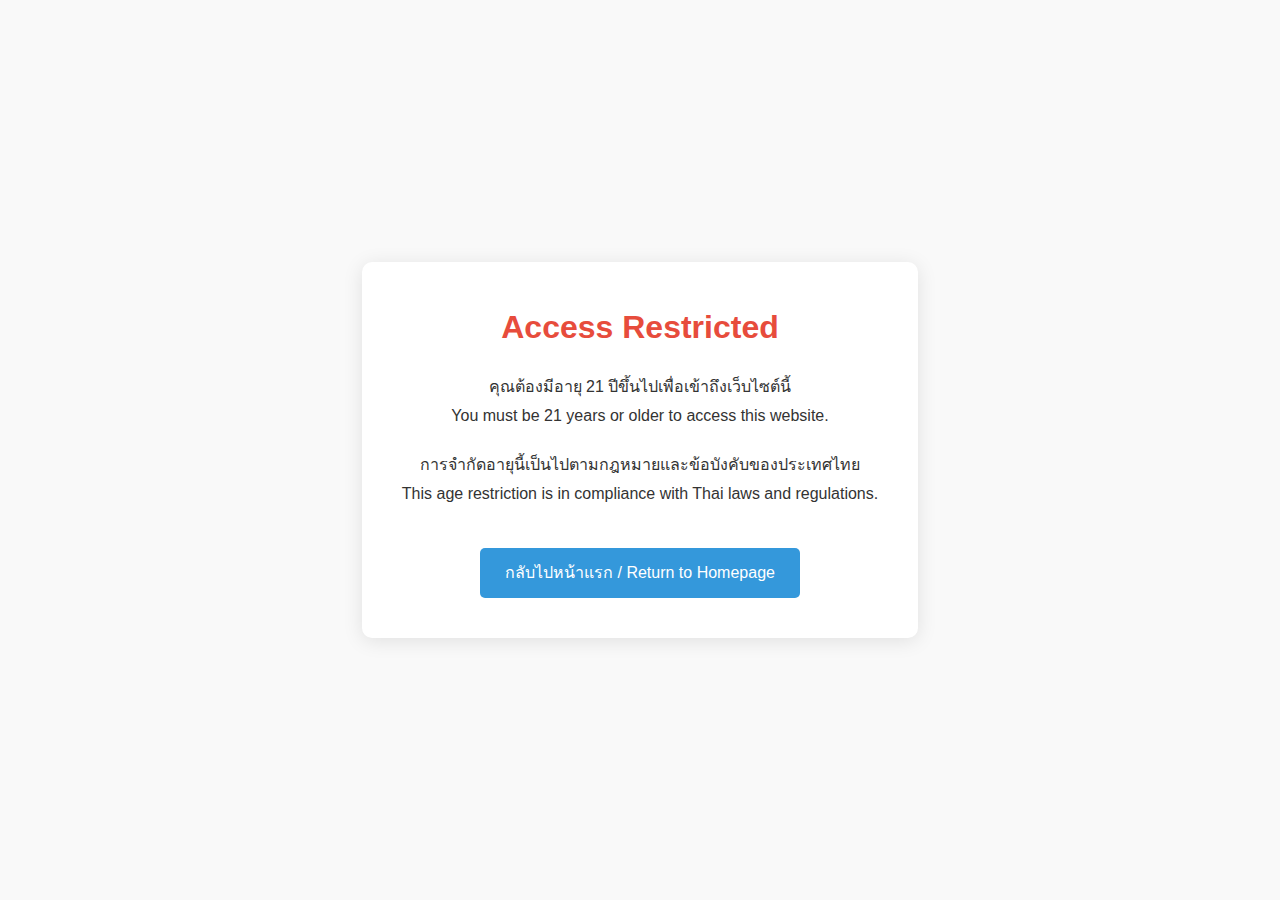
<file: underage.html>
<!DOCTYPE html>
<html lang="th">
<head>
    <meta charset="UTF-8">
    <meta name="viewport" content="width=device-width, initial-scale=1.0">
    <title>Access Restricted - GreenThai Marketplace</title>
    <style>
        * {
            margin: 0;
            padding: 0;
            box-sizing: border-box;
            font-family: 'Noto Sans Thai', 'Segoe UI', Tahoma, Geneva, Verdana, sans-serif;
        }
        
        body {
            line-height: 1.6;
            color: #333;
            background-color: #f9f9f9;
            display: flex;
            justify-content: center;
            align-items: center;
            height: 100vh;
        }
        
        .container {
            max-width: 800px;
            background-color: white;
            padding: 40px;
            border-radius: 10px;
            box-shadow: 0 3px 20px rgba(0,0,0,0.1);
            text-align: center;
        }
        
        h1 {
            color: #e74c3c;
            margin-bottom: 20px;
        }
        
        p {
            margin-bottom: 20px;
            line-height: 1.8;
        }
        
        .back-btn {
            display: inline-block;
            background-color: #3498db;
            color: white;
            padding: 12px 25px;
            border-radius: 5px;
            text-decoration: none;
            margin-top: 20px;
            transition: background-color 0.3s;
        }
        
        .back-btn:hover {
            background-color: #2980b9;
        }
    </style>
</head>
<body>
    <div class="container">
        <h1>Access Restricted</h1>
        <p>คุณต้องมีอายุ 21 ปีขึ้นไปเพื่อเข้าถึงเว็บไซต์นี้<br>You must be 21 years or older to access this website.</p>
        <p>การจำกัดอายุนี้เป็นไปตามกฎหมายและข้อบังคับของประเทศไทย<br>This age restriction is in compliance with Thai laws and regulations.</p>
        <a href="https://www.google.com" class="back-btn">กลับไปหน้าแรก / Return to Homepage</a>
    </div>
</body>
</html>
</file>
